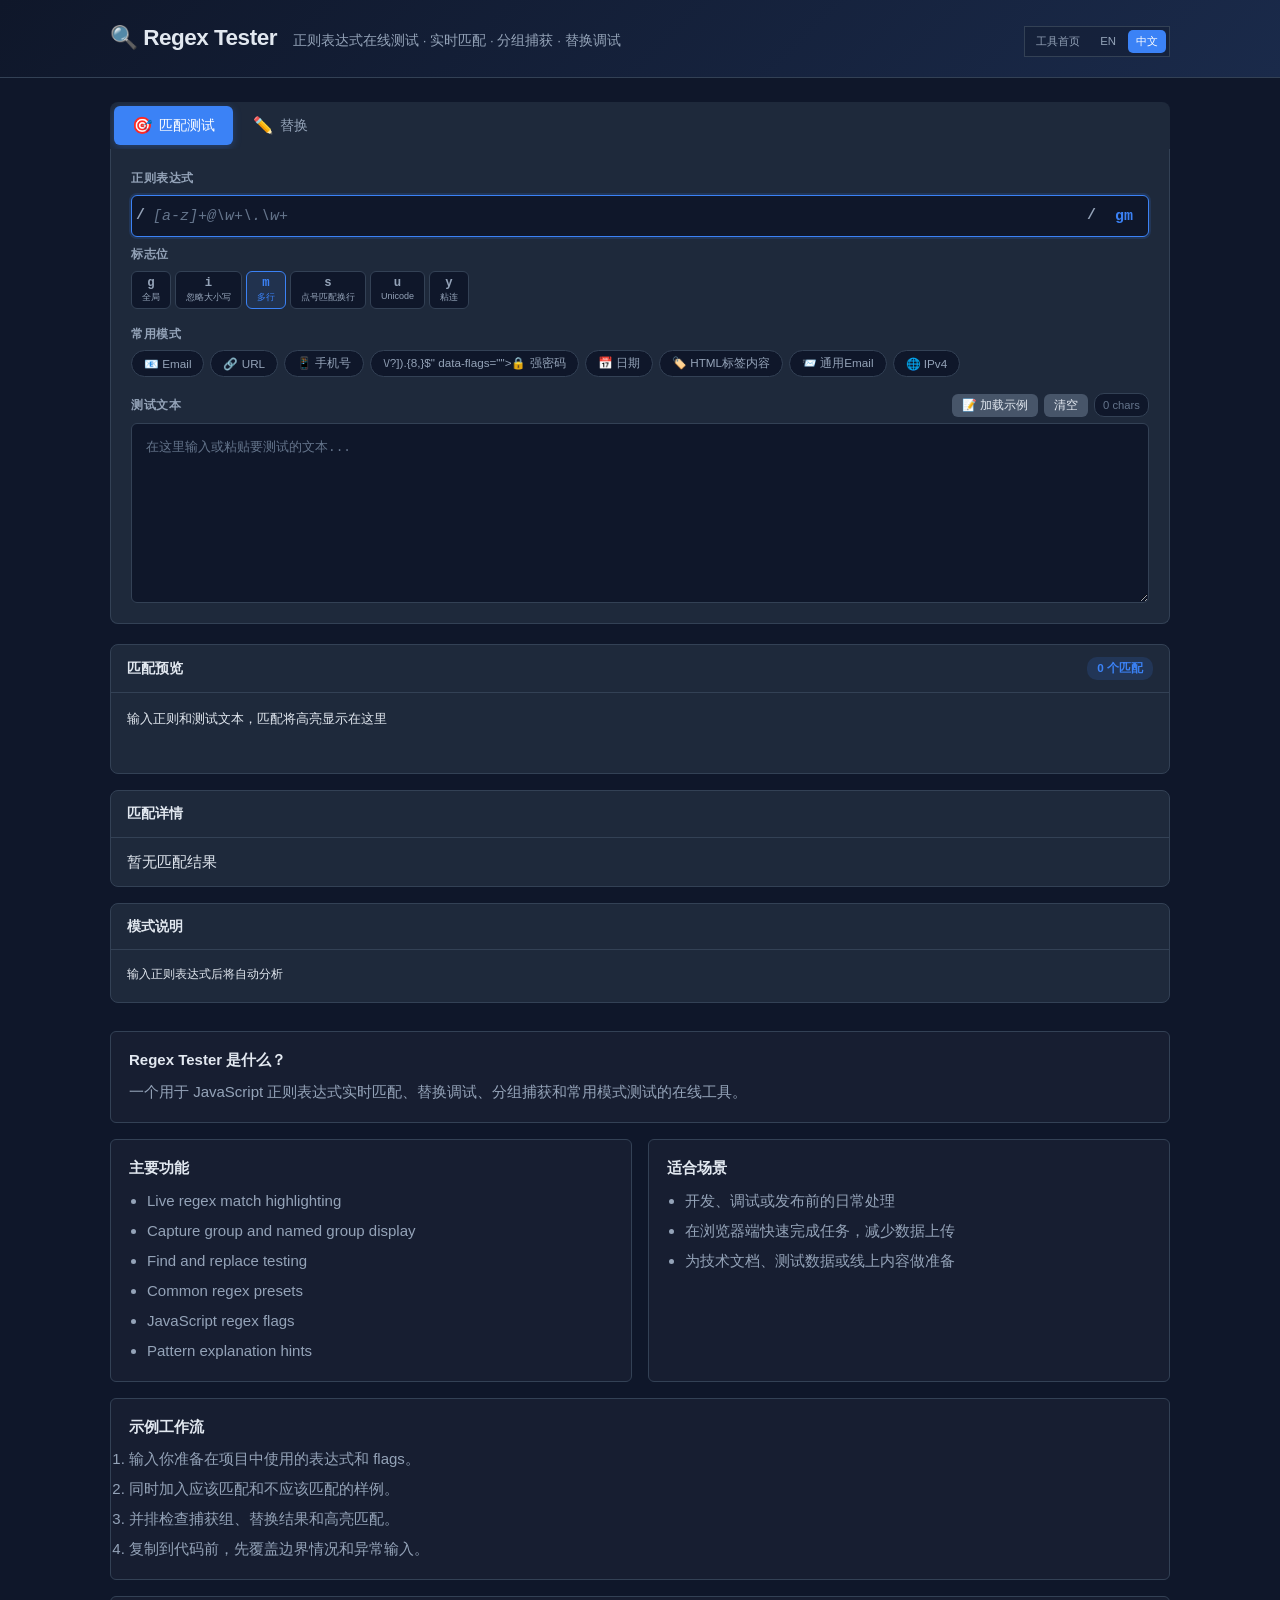
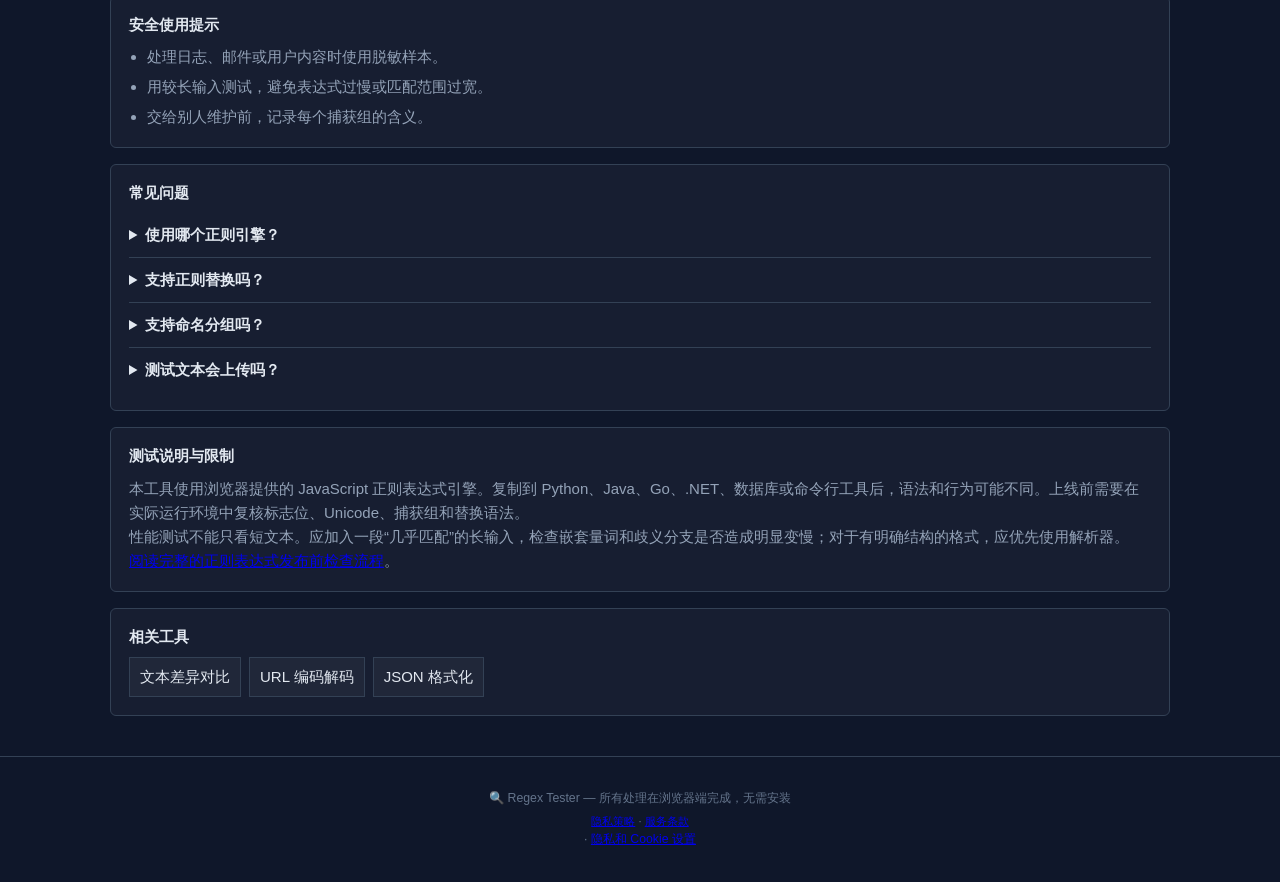
<file: zh/index.html>
<!DOCTYPE html>
<html lang="zh-CN">
<head>
  <!-- Primary Meta -->
  <meta name="description" content="正则表达式在线测试工具。实时匹配、高亮预览、替换调试、分组捕获、模式自动解析。浏览器端处理，无需安装。">
  <meta name="keywords" content="regex tester, regular expression tester, regex online, regex测试, 正则表达式在线测试, regex replace">
  <meta name="author" content="ToolkitBox">
  <meta name="robots" content="index, follow">
  <meta name="google-adsense-account" content="ca-pub-5333037258750046">
  <link rel="canonical" href="https://regex.toolkitbox.org/zh/">
  <link rel="alternate" hreflang="en" href="https://regex.toolkitbox.org/">
  <link rel="alternate" hreflang="zh-CN" href="https://regex.toolkitbox.org/zh/">
  <link rel="alternate" hreflang="x-default" href="https://regex.toolkitbox.org/">
<!-- Open Graph -->
  <meta property="og:type" content="website">
  <meta property="og:title" content="Regex Tester - 免费在线工具">
  <meta property="og:description" content="正则表达式在线测试工具。实时匹配、高亮预览、替换调试、分组捕获、模式自动解析。浏览器端处理，无需安装。">
  <meta property="og:url" content="https://regex.toolkitbox.org/zh/">
  <meta property="og:image" content="https://regex.toolkitbox.org/og.png">
  <meta property="og:image:width" content="1200">
  <meta property="og:image:height" content="630">
  <meta property="og:image:alt" content="Regex Tester - 免费在线工具">
<meta property="og:site_name" content="Regex Tester">
  <meta property="og:locale" content="zh_CN">

  <!-- Twitter Card -->
  <meta name="twitter:card" content="summary_large_image">
  <meta name="twitter:image" content="https://regex.toolkitbox.org/og.png">
  <meta name="twitter:title" content="Regex Tester - 免费在线工具">
  <meta name="twitter:description" content="正则表达式在线测试工具。实时匹配、高亮预览、替换调试、分组捕获、模式自动解析。浏览器端处理，无需安装。">
<meta charset="UTF-8">
  <meta name="viewport" content="width=device-width, initial-scale=1.0">
  <title>Regex Tester - 免费在线工具 | 浏览器端处理 · 隐私安全</title>
  <link rel="stylesheet" href="../css/style.css">
  <script type="application/ld+json">
{
  "@context": "https://schema.org",
  "@type": "SoftwareApplication",
  "name": "Regex Tester",
  "description": "正则表达式在线测试工具。实时匹配、高亮预览、替换调试、分组捕获、模式自动解析。浏览器端处理，无需安装。",
  "url": "https://regex.toolkitbox.org/zh/",
  "inLanguage": "zh-CN",
  "applicationCategory": "DeveloperApplication",
  "operatingSystem": "All",
  "browserRequirements": "Requires JavaScript",
  "isAccessibleForFree": true,
  "offers": {
    "@type": "Offer",
    "price": "0",
    "priceCurrency": "USD"
  },
  "featureList": [
    "Live regex match highlighting",
    "Capture group and named group display",
    "Find and replace testing",
    "Common regex presets",
    "JavaScript regex flags",
    "Pattern explanation hints"
  ],
  "publisher": {
    "@type": "Organization",
    "name": "ToolkitBox"
  }
}
  </script>
  <script type="application/ld+json">
{
  "@context": "https://schema.org",
  "@type": "FAQPage",
  "inLanguage": "zh-CN",
  "mainEntity": [
    {
      "@type": "Question",
      "name": "使用哪个正则引擎？",
      "acceptedAnswer": {
        "@type": "Answer",
        "text": "使用浏览器内置的 JavaScript 正则表达式引擎。"
      }
    },
    {
      "@type": "Question",
      "name": "支持正则替换吗？",
      "acceptedAnswer": {
        "@type": "Answer",
        "text": "支持。切换到替换模式后，可使用 $1、$& 等引用并实时预览结果。"
      }
    },
    {
      "@type": "Question",
      "name": "支持命名分组吗？",
      "acceptedAnswer": {
        "@type": "Answer",
        "text": "支持浏览器可用的命名捕获分组，并会在匹配详情中显示。"
      }
    },
    {
      "@type": "Question",
      "name": "测试文本会上传吗？",
      "acceptedAnswer": {
        "@type": "Answer",
        "text": "不会。匹配和替换都在浏览器端完成。"
      }
    }
  ]
}
  </script>
  <script type="application/ld+json">
{
  "@context": "https://schema.org",
  "@type": "BreadcrumbList",
  "inLanguage": "zh-CN",
  "itemListElement": [
    {
      "@type": "ListItem",
      "position": 1,
      "name": "ToolkitBox",
      "item": "https://toolkitbox.org/zh/"
    },
    {
      "@type": "ListItem",
      "position": 2,
      "name": "Regex Tester",
      "item": "https://regex.toolkitbox.org/zh/"
    }
  ]
}
  </script>
  <script async src="https://pagead2.googlesyndication.com/pagead/js/adsbygoogle.js?client=ca-pub-5333037258750046"
     crossorigin="anonymous"></script>
  <script defer src="/privacy-controls.js"></script>
</head>
<body>
  <header class="header">
    <div class="container">
      <div class="header-inner">
        <h1 class="logo">🔍 Regex Tester</h1>
        <p class="tagline">正则表达式在线测试 · 实时匹配 · 分组捕获 · 替换调试</p>
        <nav class="language-switcher" aria-label="Language"><a class="home-link" href="https://toolkitbox.org/zh/">工具首页</a><a class="" href="../" lang="en">EN</a><a class="active" href="./" lang="zh-CN">中文</a></nav>
      </div>
    </div>
  </header>

  <main class="main container">
    <!-- Mode Toggle -->
    <nav class="tabs" role="tablist">
      <button class="tab active" role="tab" aria-selected="true" data-mode="test" tabindex="0">
        <span class="tab-icon">🎯</span>
        <span class="tab-label">匹配测试</span>
      </button>
      <button class="tab" role="tab" aria-selected="false" data-mode="replace" tabindex="-1">
        <span class="tab-icon">✏️</span>
        <span class="tab-label">替换</span>
      </button>
    </nav>

    <!-- === Main Input Section === -->
    <section class="input-section">
      <!-- Regex Pattern -->
      <div class="input-row">
        <div class="input-group regex-input-group">
          <label for="regex-pattern">正则表达式</label>
          <div class="regex-field">
            <span class="regex-delimiter">/</span>
            <input type="text" id="regex-pattern" class="regex-input" placeholder="[a-z]+@\w+\.\w+" spellcheck="false" autofocus>
            <span class="regex-delimiter">/</span>
            <input type="text" id="regex-flags" class="regex-flags" value="gm" placeholder="flags" maxlength="6" spellcheck="false">
          </div>
        </div>
        <div class="input-group flags-group">
          <label>标志位</label>
          <div class="flag-badges">
            <button class="flag-btn" data-flag="g">g <span class="flag-info">全局</span></button>
            <button class="flag-btn" data-flag="i">i <span class="flag-info">忽略大小写</span></button>
            <button class="flag-btn active" data-flag="m">m <span class="flag-info">多行</span></button>
            <button class="flag-btn" data-flag="s">s <span class="flag-info">点号匹配换行</span></button>
            <button class="flag-btn" data-flag="u">u <span class="flag-info">Unicode</span></button>
            <button class="flag-btn" data-flag="y">y <span class="flag-info">粘连</span></button>
          </div>
        </div>
      </div>

      <!-- Presets -->
      <div class="input-row">
        <div class="input-group">
          <label>常用模式</label>
          <div class="preset-badges">
            <button class="preset-btn" data-pattern="^[a-zA-Z0-9._%+-]+@[a-zA-Z0-9.-]+\.[a-zA-Z]{2,}$" data-flags="">📧 Email</button>
            <button class="preset-btn" data-pattern="https?:\/\/(www\.)?[-a-zA-Z0-9@:%._\+~#=]{1,256}\.[a-zA-Z0-9()]{1,6}\b([-a-zA-Z0-9()@:%_\+.~#?&//=]*)" data-flags="gi">🔗 URL</button>
            <button class="preset-btn" data-pattern="1[3-9]\d{9}" data-flags="">📱 手机号</button>
            <button class="preset-btn" data-pattern="^(?=.*[a-z])(?=.*[A-Z])(?=.*\d)(?=.*[!@#$%^&*()_+\-=\[\]{};':\"\\|,.<>\/?]).{8,}$" data-flags="">🔒 强密码</button>
            <button class="preset-btn" data-pattern="\d{4}[-/]\d{1,2}[-/]\d{1,2}" data-flags="">📅 日期</button>
            <button class="preset-btn" data-pattern="(?<=<title>)(.*?)(?=<\/title>)" data-flags="gi">🏷️ HTML标签内容</button>
            <button class="preset-btn" data-pattern="\b[A-Z0-9._%+-]+@[A-Z0-9.-]+\.[A-Z]{2,}\b" data-flags="gi">📨 通用Email</button>
            <button class="preset-btn" data-pattern="^(\d{1,3}\.){3}\d{1,3}$" data-flags="">🌐 IPv4</button>
          </div>
        </div>
      </div>

      <!-- Replace Input (hidden by default) -->
      <div class="input-row" id="replace-row" style="display:none">
        <div class="input-group">
          <label for="replace-with">替换为</label>
          <div class="replace-hint">
            <input type="text" id="replace-with" class="text-input" placeholder="替换文本（可用 $1, $2 引用分组）" spellcheck="false">
            <span class="hint-text">$& 匹配全文 · $1 第一个分组 · $` 匹配前 · $' 匹配后</span>
          </div>
        </div>
      </div>

      <!-- Test String -->
      <div class="input-row stretch">
        <div class="input-group">
          <div class="label-row">
            <label for="test-string">测试文本</label>
            <div class="label-actions">
              <button class="btn btn-sm" onclick="loadSample()">📝 加载示例</button>
              <button class="btn btn-sm" onclick="clearTest()">清空</button>
              <span id="char-count" class="size-badge">0 chars</span>
            </div>
          </div>
          <textarea id="test-string" class="code-editor" placeholder="在这里输入或粘贴要测试的文本..." spellcheck="false"></textarea>
        </div>
      </div>
    </section>

    <!-- === Results Section === -->
    <section class="results-section" id="results-section">
      <!-- Match Highlight Preview -->
      <div class="result-card">
        <div class="card-header">
          <h3>匹配预览</h3>
          <div class="card-actions">
            <span id="match-count" class="count-badge">0 matches</span>
          </div>
        </div>
        <div id="highlight-preview" class="highlight-box">
          <span class="placeholder-text">输入正则和测试文本，匹配将高亮显示在这里</span>
        </div>
      </div>

      <!-- Match Details -->
      <div class="result-card" id="details-card">
        <div class="card-header">
          <h3>匹配详情</h3>
          <span id="match-time" class="time-badge"></span>
        </div>
        <div id="match-details" class="match-details">
          <span class="placeholder-text">暂无匹配结果</span>
        </div>
      </div>

      <!-- Replace Result -->
      <div class="result-card" id="replace-card" style="display:none">
        <div class="card-header">
          <h3>替换结果</h3>
          <div class="card-actions">
            <button class="btn btn-sm" onclick="copyReplaceResult()">📋 复制</button>
          </div>
        </div>
        <div id="replace-result" class="highlight-box">
          <span class="placeholder-text">替换结果将显示在这里</span>
        </div>
      </div>

      <!-- Pattern Explanation -->
      <div class="result-card">
        <div class="card-header">
          <h3>模式说明</h3>
        </div>
        <div id="pattern-explanation" class="pattern-explain">
          <span class="placeholder-text">输入正则表达式后将自动分析</span>
        </div>
      </div>
    </section>
    <section class="seo-content" aria-label="工具说明和常见问题">
      <div class="seo-block">
        <h2>Regex Tester 是什么？</h2>
        <p>一个用于 JavaScript 正则表达式实时匹配、替换调试、分组捕获和常用模式测试的在线工具。</p>
      </div>
      <div class="seo-grid">
        <div class="seo-block">
          <h2>主要功能</h2>
          <ul><li>Live regex match highlighting</li><li>Capture group and named group display</li><li>Find and replace testing</li><li>Common regex presets</li><li>JavaScript regex flags</li><li>Pattern explanation hints</li></ul>
        </div>
        <div class="seo-block">
          <h2>适合场景</h2>
          <ul><li>开发、调试或发布前的日常处理</li><li>在浏览器端快速完成任务，减少数据上传</li><li>为技术文档、测试数据或线上内容做准备</li></ul>
        </div>
      </div>
      <div class="seo-block example-workflow">
        <h2>示例工作流</h2>
        <ol>
          <li>输入你准备在项目中使用的表达式和 flags。</li>
          <li>同时加入应该匹配和不应该匹配的样例。</li>
          <li>并排检查捕获组、替换结果和高亮匹配。</li>
          <li>复制到代码前，先覆盖边界情况和异常输入。</li>
        </ol>
      </div>

      <div class="seo-block safe-use">
        <h2>安全使用提示</h2>
        <ul>
          <li>处理日志、邮件或用户内容时使用脱敏样本。</li>
          <li>用较长输入测试，避免表达式过慢或匹配范围过宽。</li>
          <li>交给别人维护前，记录每个捕获组的含义。</li>
        </ul>
      </div>

      <div class="seo-block faq-list">
        <h2>常见问题</h2>
        <details><summary>使用哪个正则引擎？</summary><p>使用浏览器内置的 JavaScript 正则表达式引擎。</p></details>
        <details><summary>支持正则替换吗？</summary><p>支持。切换到替换模式后，可使用 <code>$1</code>、<code>$&amp;</code> 等引用并实时预览结果。</p></details>
        <details><summary>支持命名分组吗？</summary><p>支持浏览器可用的命名捕获分组，并会在匹配详情中显示。</p></details>
        <details><summary>测试文本会上传吗？</summary><p>不会。匹配和替换都在浏览器端完成。</p></details>
      </div>
      <div class="seo-block related-guides">
        <h2>测试说明与限制</h2>
        <p>本工具使用浏览器提供的 JavaScript 正则表达式引擎。复制到 Python、Java、Go、.NET、数据库或命令行工具后，语法和行为可能不同。上线前需要在实际运行环境中复核标志位、Unicode、捕获组和替换语法。</p>
        <p>性能测试不能只看短文本。应加入一段“几乎匹配”的长输入，检查嵌套量词和歧义分支是否造成明显变慢；对于有明确结构的格式，应优先使用解析器。</p>
        <p><a href="https://toolkitbox.org/zh/guides/regex-testing-guide/">阅读完整的正则表达式发布前检查流程</a>。</p>
      </div>
      <div class="seo-block related-tools">
        <h2>相关工具</h2>
        <div class="related-links"><a href="https://diff.toolkitbox.org/zh/">文本差异对比</a><a href="https://url.toolkitbox.org/zh/">URL 编码解码</a><a href="https://json.toolkitbox.org/zh/">JSON 格式化</a></div>
      </div>
    </section>
  </main>

  <footer class="footer">
    <div class="container">
      <p>🔍 Regex Tester — 所有处理在浏览器端完成，无需安装</p>
      <p class="footer-small"><a href="https://toolkitbox.org/zh/privacy/">隐私策略</a> · <a href="https://toolkitbox.org/zh/terms/">服务条款</a></p>
    </div>
   · <a href="https://toolkitbox.org/zh/privacy/#privacy-choices" data-privacy-settings>隐私和 Cookie 设置</a></footer>

  <script src="../js/app.js"></script>
</body>
</html>
</file>
<file: css/style.css>
/* === Reset & Base === */
*, *::before, *::after { box-sizing: border-box; margin: 0; padding: 0; }

:root {
  --bg: #0f172a;
  --bg-card: #1e293b;
  --bg-input: #0f172a;
  --border: #334155;
  --border-focus: #3b82f6;
  --text: #e2e8f0;
  --text-muted: #94a3b8;
  --text-dim: #64748b;
  --primary: #3b82f6;
  --primary-hover: #2563eb;
  --secondary: #475569;
  --secondary-hover: #64748b;
  --success: #22c55e;
  --error: #ef4444;
  --warning: #f59e0b;
  --match-bg: rgba(251,191,36,0.25);
  --match-border: #fbbf24;
  --match-highlight: rgba(59,130,246,0.2);
  --radius: 8px;
  --radius-sm: 6px;
  --font-mono: 'SF Mono', 'Fira Code', 'Cascadia Code', 'JetBrains Mono', monospace;
  --font-ui: -apple-system, BlinkMacSystemFont, 'Segoe UI', Roboto, sans-serif;
}

html { font-size: 15px; }
body {
  font-family: var(--font-ui);
  background: var(--bg);
  color: var(--text);
  min-height: 100vh;
  line-height: 1.6;
}

.container { max-width: 1100px; margin: 0 auto; padding: 0 20px; }

/* === Header === */
.header {
  border-bottom: 1px solid var(--border);
  padding: 20px 0;
  background: linear-gradient(135deg, #0f172a 0%, #1a2a4a 100%);
}
.header-inner { display: flex; align-items: baseline; gap: 16px; flex-wrap: wrap; }
.logo { font-size: 1.5rem; font-weight: 700; color: var(--text); letter-spacing: -0.5px; }
.tagline { color: var(--text-muted); font-size: 0.9rem; }

/* === Tabs === */
.tabs {
  display: flex; gap: 2px; margin-top: 24px;
  background: var(--bg-card); border-radius: var(--radius) var(--radius) 0 0; padding: 4px;
}
.tab {
  display: flex; align-items: center; gap: 6px;
  padding: 10px 18px; border: none; background: transparent; color: var(--text-muted);
  font-size: 0.9rem; font-family: var(--font-ui); cursor: pointer; border-radius: var(--radius-sm);
  transition: all 0.15s;
}
.tab:hover { color: var(--text); background: rgba(255,255,255,0.05); }
.tab.active {
  color: #fff; background: var(--primary);
  box-shadow: 0 2px 8px rgba(59,130,246,0.3);
}
.tab:focus-visible { outline: 2px solid var(--primary); outline-offset: -2px; }
.tab-icon { font-size: 1.1rem; }

/* === Input Section === */
.input-section {
  background: var(--bg-card); padding: 20px; border-radius: 0 0 var(--radius) var(--radius);
  border: 1px solid var(--border); border-top: none;
  display: flex; flex-direction: column; gap: 16px;
}

.input-row { display: flex; flex-direction: column; gap: 8px; }
.input-row.stretch { gap: 4px; }
.input-group { display: flex; flex-direction: column; gap: 6px; }
.input-group label { font-size: 0.82rem; font-weight: 600; color: var(--text-muted); text-transform: uppercase; letter-spacing: 0.5px; }

.label-row { display: flex; justify-content: space-between; align-items: center; }
.label-actions { display: flex; align-items: center; gap: 6px; }

/* === Regex Input === */
.regex-input-group { flex: 1; }
.regex-field {
  display: flex; align-items: center;
  background: var(--bg-input); border: 1px solid var(--border); border-radius: var(--radius-sm);
  transition: border-color 0.15s;
}
.regex-field:focus-within { border-color: var(--border-focus); box-shadow: 0 0 0 2px rgba(59,130,246,0.15); }
.regex-delimiter {
  padding: 8px 4px; font-family: var(--font-mono); font-size: 1rem;
  color: var(--text-muted); user-select: none; font-weight: 700;
}
.regex-input {
  flex: 1; padding: 8px 4px; background: transparent; color: var(--success);
  border: none; font-family: var(--font-mono); font-size: 1rem;
  outline: none; letter-spacing: 0.3px;
}
.regex-input::placeholder { color: var(--text-dim); font-style: italic; letter-spacing: 0; }
.regex-flags {
  width: 48px; padding: 8px 4px; background: transparent; color: var(--primary);
  border: none; font-family: var(--font-mono); font-size: 1rem;
  outline: none; text-align: center; font-weight: 700;
}

/* === Flag Buttons === */
.flags-group { min-width: 200px; }
.flag-badges {
  display: flex; flex-wrap: wrap; gap: 4px;
}
.flag-btn {
  display: flex; flex-direction: column; align-items: center; gap: 1px;
  padding: 4px 10px; border: 1px solid var(--border); border-radius: var(--radius-sm);
  background: var(--bg-input); color: var(--text-muted); cursor: pointer;
  font-family: var(--font-mono); font-size: 0.82rem; font-weight: 600;
  transition: all 0.12s;
}
.flag-btn:hover { border-color: var(--text-dim); color: var(--text); }
.flag-btn.active { border-color: var(--primary); color: var(--primary); background: rgba(59,130,246,0.1); }
.flag-info { font-size: 0.6rem; font-weight: 400; font-family: var(--font-ui); }

/* === Preset Buttons === */
.preset-badges {
  display: flex; flex-wrap: wrap; gap: 6px;
}
.preset-btn {
  padding: 5px 12px; border: 1px solid var(--border); border-radius: 16px;
  background: var(--bg-input); color: var(--text-muted); cursor: pointer;
  font-size: 0.78rem; font-family: var(--font-ui);
  transition: all 0.12s; white-space: nowrap;
}
.preset-btn:hover {
  border-color: var(--primary); color: var(--primary);
  background: rgba(59,130,246,0.08);
}

/* === Text Inputs === */
.text-input {
  width: 100%; padding: 10px 12px;
  background: var(--bg-input); color: var(--text);
  border: 1px solid var(--border); border-radius: var(--radius-sm);
  font-family: var(--font-mono); font-size: 0.85rem;
  transition: border-color 0.15s; outline: none;
}
.text-input:focus { border-color: var(--border-focus); box-shadow: 0 0 0 2px rgba(59,130,246,0.15); }

.replace-hint { display: flex; flex-direction: column; gap: 4px; }
.hint-text { font-size: 0.72rem; color: var(--text-dim); font-family: var(--font-ui); }

.code-editor {
  width: 100%; min-height: 180px; padding: 14px;
  background: var(--bg-input); color: var(--text);
  border: 1px solid var(--border); border-radius: var(--radius-sm);
  font-family: var(--font-mono); font-size: 0.85rem; line-height: 1.5;
  resize: vertical; tab-size: 4;
  transition: border-color 0.15s;
}
.code-editor:focus { outline: none; border-color: var(--border-focus); box-shadow: 0 0 0 2px rgba(59,130,246,0.15); }
.code-editor::placeholder { color: var(--text-dim); }

/* === Results Section === */
.results-section {
  margin-top: 20px; display: flex; flex-direction: column; gap: 16px;
}

.result-card {
  background: var(--bg-card); border: 1px solid var(--border); border-radius: var(--radius);
  overflow: hidden;
}
.card-header {
  display: flex; justify-content: space-between; align-items: center;
  padding: 12px 16px; border-bottom: 1px solid var(--border);
}
.card-header h3 { font-size: 0.9rem; font-weight: 600; }
.card-actions { display: flex; align-items: center; gap: 8px; }

.highlight-box {
  padding: 16px; min-height: 80px; max-height: 300px; overflow-y: auto;
  font-family: var(--font-mono); font-size: 0.85rem; line-height: 1.7;
  white-space: pre-wrap; word-break: break-all;
}
.placeholder-text { color: var(--text-dim); font-style: italic; font-family: var(--font-ui); }

/* === Match Highlighting === */
.match-highlight {
  background: var(--match-bg);
  border-bottom: 2px solid var(--match-border);
  border-radius: 2px;
  padding: 0 1px;
}
.match-highlight-alt {
  background: rgba(52,211,153,0.25);
  border-bottom: 2px solid #34d399;
  border-radius: 2px;
  padding: 0 1px;  
}
.match-group {
  background: rgba(99,102,241,0.2);
  border-radius: 2px;
  padding: 0 1px;
}

/* === Match Details === */
.match-details {
  padding: 12px 16px; max-height: 400px; overflow-y: auto;
}
.match-item {
  padding: 10px 12px; margin-bottom: 6px;
  background: var(--bg-input); border: 1px solid var(--border); border-radius: var(--radius-sm);
  font-family: var(--font-mono); font-size: 0.8rem; line-height: 1.5;
}
.match-num { color: var(--primary); font-weight: 600; margin-right: 8px; }
.match-text { color: var(--success); }
.match-pos { color: var(--text-dim); font-size: 0.75rem; margin-left: 8px; }
.match-groups { margin-top: 6px; padding-left: 16px; border-left: 2px solid var(--border); }
.match-group-item { color: var(--warning); font-size: 0.78rem; }

/* === Count Badge === */
.count-badge {
  font-size: 0.78rem; padding: 2px 10px; border-radius: 10px;
  background: rgba(59,130,246,0.15); color: var(--primary);
  font-weight: 600;
}
.time-badge {
  font-size: 0.72rem; color: var(--text-dim);
}

/* === Pattern Explanation === */
.pattern-explain {
  padding: 16px; min-height: 48px;
  font-family: var(--font-mono); font-size: 0.82rem; line-height: 1.6;
}
.explain-row { margin-bottom: 4px; }
.explain-token { color: var(--warning); font-weight: 600; }
.explain-desc { color: var(--text-muted); margin-left: 6px; }
.explain-sep { color: var(--text-dim); }

/* === Buttons === */
.btn {
  display: inline-flex; align-items: center; gap: 6px;
  padding: 6px 12px; border: none; border-radius: var(--radius-sm);
  font-size: 0.8rem; font-family: var(--font-ui); font-weight: 500;
  cursor: pointer; transition: all 0.15s; white-space: nowrap;
}
.btn-sm { padding: 4px 10px; font-size: 0.78rem; background: var(--secondary); color: #e2e8f0; }
.btn-sm:hover { background: var(--secondary-hover); }

.size-badge {
  font-size: 0.75rem; color: var(--text-dim);
  background: var(--bg-input); padding: 2px 8px; border-radius: 10px;
  border: 1px solid var(--border);
}

/* === Footer === */
.footer {
  text-align: center; padding: 32px 0; margin-top: 40px;
  border-top: 1px solid var(--border); color: var(--text-dim); font-size: 0.82rem;
}
.footer-small { margin-top: 4px; font-size: 0.75rem; }

/* === Error state === */
.regex-error .regex-input { color: var(--error); }
.regex-error .regex-delimiter { color: var(--error); }
.error-text { color: var(--error); font-size: 0.78rem; margin-top: 4px; }

/* === Toast === */
.toast {
  position: fixed; bottom: 24px; left: 50%; transform: translateX(-50%);
  padding: 10px 24px; border-radius: var(--radius); background: var(--bg-card);
  border: 1px solid var(--border); color: var(--text); font-size: 0.85rem;
  box-shadow: 0 4px 20px rgba(0,0,0,0.3); z-index: 100;
  animation: toastIn 0.3s ease;
}
@keyframes toastIn {
  from { opacity: 0; transform: translateX(-50%) translateY(10px); }
  to { opacity: 1; transform: translateX(-50%) translateY(0); }
}

/* === Responsive === */
@media (max-width: 700px) {
  .input-row { flex-direction: column; }
  .flags-group { min-width: auto; }
}
/* === SEO / GEO Content === */
.language-switcher { margin-left: auto; display: inline-flex; gap: 4px; padding: 3px; border: 1px solid var(--border); border-radius: var(--radius-xs); background: rgba(15,23,42,0.35); }
.language-switcher a { color: var(--text-muted); text-decoration: none; font-size: 0.76rem; line-height: 1; padding: 6px 8px; border-radius: 5px; }
.language-switcher a:hover, .language-switcher a.active { color: #fff; background: var(--primary); }
.seo-content { margin-top: 28px; display: flex; flex-direction: column; gap: 16px; color: var(--text-muted); }
.seo-grid { display: grid; grid-template-columns: repeat(2, minmax(0, 1fr)); gap: 16px; }
.seo-block { background: rgba(255,255,255,0.03); border: 1px solid var(--border); border-radius: var(--radius-sm); padding: 18px; }
.seo-block h2 { color: var(--text); font-size: 1rem; line-height: 1.35; margin: 0 0 10px; letter-spacing: 0; }
.seo-block p { margin: 0; }
.seo-block ul { margin: 0; padding-left: 18px; }
.seo-block li + li { margin-top: 6px; }
.faq-list details { border-top: 1px solid var(--border); padding: 10px 0; }
.faq-list details:first-of-type { border-top: 0; }
.faq-list summary { color: var(--text); cursor: pointer; font-weight: 600; }
.faq-list details p { margin-top: 8px; }
@media (max-width: 720px) { .language-switcher { margin-left: 0; } .seo-grid { grid-template-columns: 1fr; } }
.related-links { display: flex; flex-wrap: wrap; gap: 8px; margin-top: 10px; }
.related-links a { color: var(--text); text-decoration: none; border: 1px solid var(--border); border-radius: var(--radius-xs); padding: 7px 10px; background: rgba(255,255,255,0.04); }
.related-links a:hover { border-color: var(--primary); color: #fff; }


/* === Mobile ad-safety and overflow guard === */
html, body { max-width: 100%; overflow-x: hidden; }
.container, .card, .tool-layout, .result-area, .seo-content { min-width: 0; }
.tabs, .section-tabs { max-width: 100%; overflow-x: auto; -webkit-overflow-scrolling: touch; scrollbar-width: thin; }
.tab, .section-tab { flex: 0 0 auto; }
.code-editor, textarea, input, select { max-width: 100%; }
.editor-header, .editor-actions, .controls, .control-group, .input-row, .action-bar { min-width: 0; }
@media (max-width: 560px) {
  .container { width: 100%; padding-left: 12px; padding-right: 12px; }
  .header { padding: 16px 0; }
  .header-inner { align-items: flex-start; gap: 8px; }
  .logo { font-size: 1.28rem; }
  .tagline { width: 100%; overflow-wrap: anywhere; }
  .tabs { margin-left: -12px; margin-right: -12px; padding-left: 12px; padding-right: 12px; border-radius: 0; }
  .tool-layout, .card { border-radius: var(--radius-sm); }
  .tool-layout, .input-section, .result-section, .upload-section, .result-area { padding: 14px; }
  .editor-header, .controls, .input-row, .action-bar { flex-wrap: wrap; }
  .editor-actions { width: 100%; flex-wrap: wrap; justify-content: flex-start; }
  .editor-actions .btn-sm { flex: 1 1 auto; justify-content: center; }
  .btn { justify-content: center; }
  .domain-input { min-width: 0; width: 100%; }
  .input-row .btn, .action-bar .btn { flex: 1 1 auto; }
  .code-editor { min-height: 220px; }
  .toast { width: calc(100vw - 32px); text-align: center; }
}
</file>
